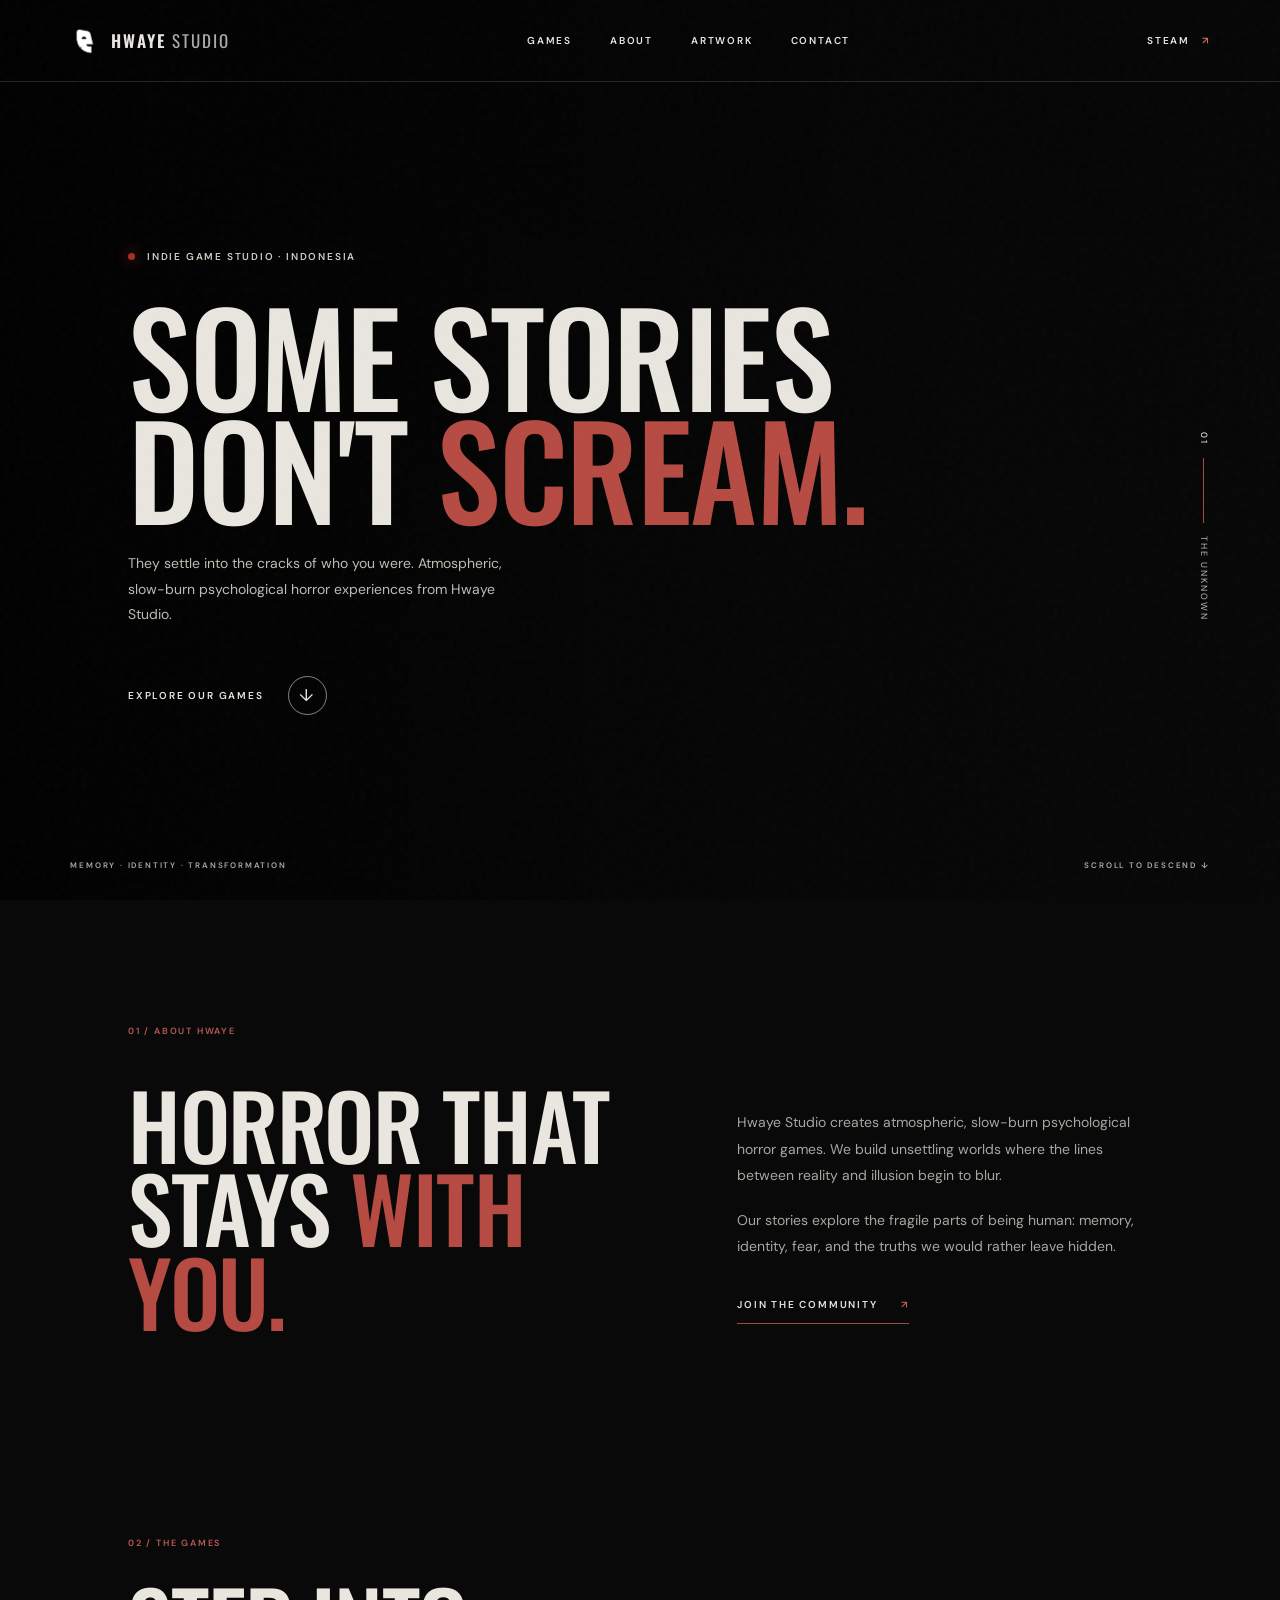
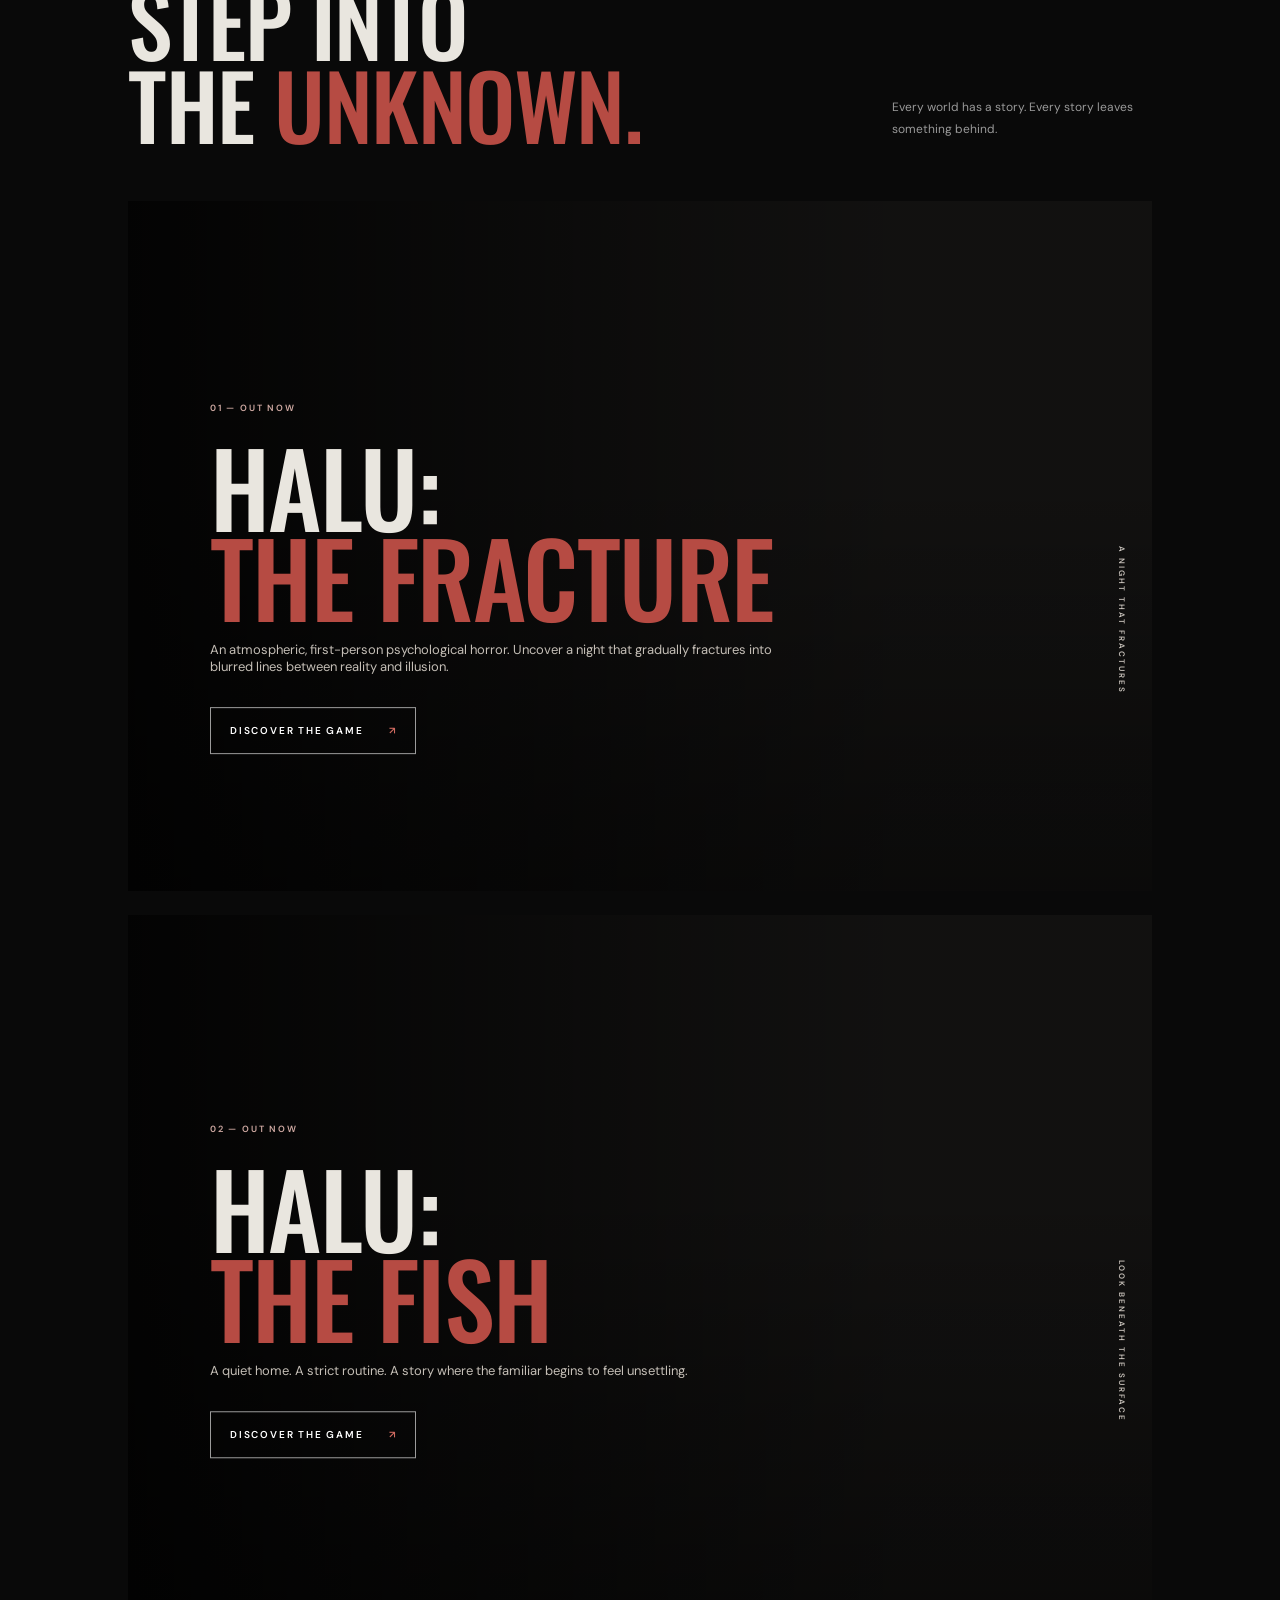
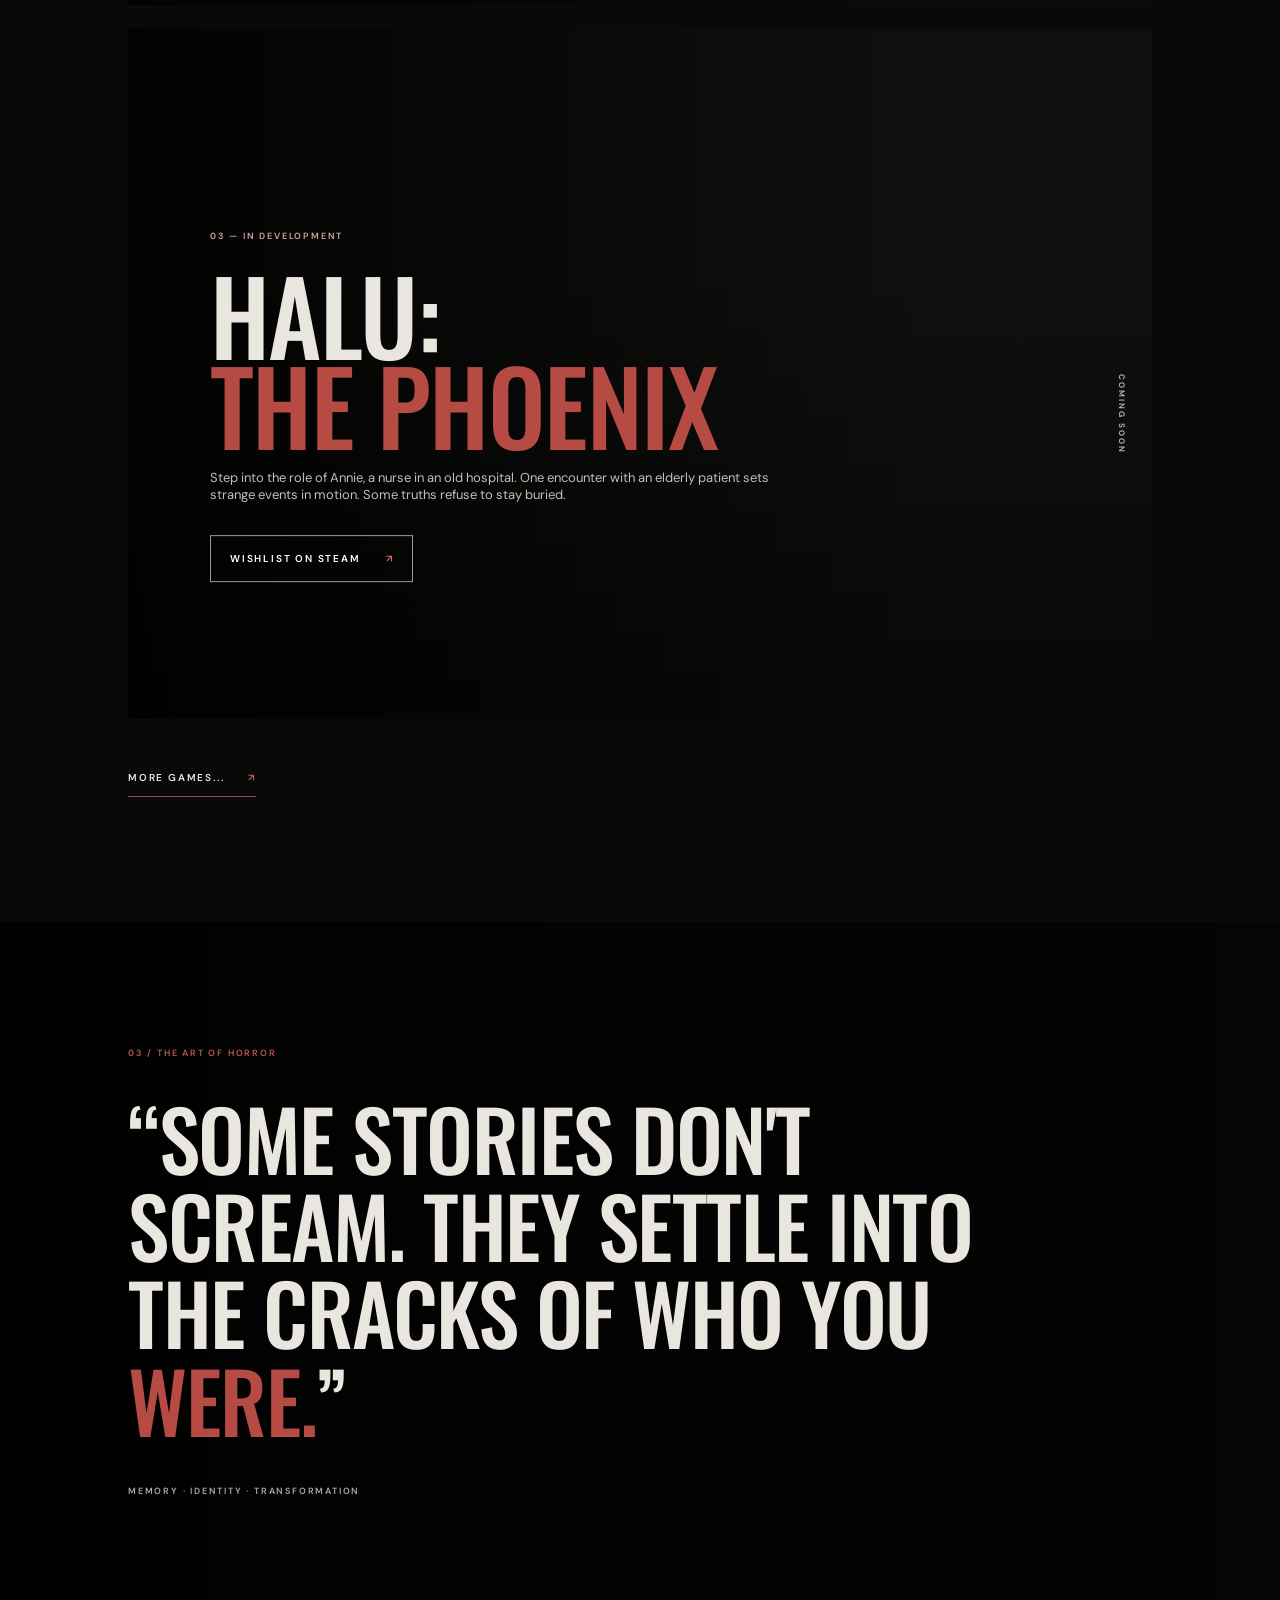
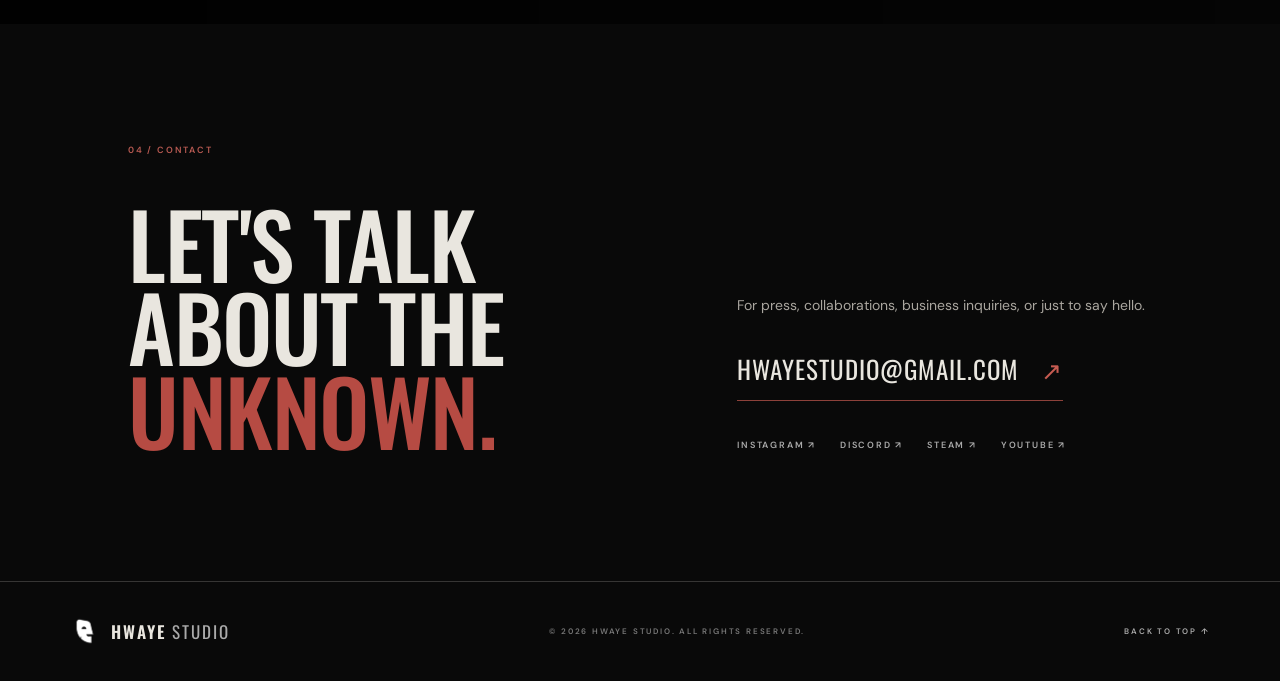
<file: index.html>
<!DOCTYPE html>
<html lang="en">
<head>
  <meta charset="UTF-8">
  <meta name="viewport" content="width=device-width, initial-scale=1.0">
  <meta name="theme-color" content="#080808">
  <meta name="description" content="Hwaye Studio creates atmospheric psychological horror games. Stories that settle into the cracks of who you were.">

  <title>Hwaye Studio | Psychological Horror Games</title>

  <!-- Website Favicon -->
  <link rel="icon" type="image/png" sizes="32x32" href="assets/logo-favicon.png">
  <link rel="icon" type="image/x-icon" href="assets/logo-favicon.png">
  <link rel="apple-touch-icon" sizes="180x180" href="assets/logo-favicon.png">

  <link rel="preconnect" href="https://fonts.googleapis.com">
  <link rel="preconnect" href="https://fonts.gstatic.com" crossorigin>
  <link href="https://fonts.googleapis.com/css2?family=DM+Sans:wght@400;500;600;700&family=Oswald:wght@400;500;600;700&display=swap" rel="stylesheet">
  <link rel="stylesheet" href="style.css">
</head>
<body>
  <div class="noise" aria-hidden="true"></div>

  <!-- Header -->
  <header class="header" id="top">
    <a class="brand" href="#top" aria-label="Hwaye Studio home"><img class="brand-mark" src="assets/logo-small.png" alt=""><span>HWAYE<span class="brand-light"> STUDIO</span></span></a>

    <button class="menu-toggle" aria-label="Toggle navigation" aria-expanded="false">
      <span></span>
      <span></span>
    </button>

    <nav class="nav" aria-label="Main navigation">
      <a href="games/">GAMES</a>
      <a href="#studio">ABOUT</a>
      <a href="#artwork">ARTWORK</a>
      <a href="#contact">CONTACT</a>
    </nav>

    <a class="header-link" href="https://store.steampowered.com/developer/hwayestudio" target="_blank" rel="noreferrer">STEAM <span>↗</span></a>
  </header>

  <main>
    <!-- Hero -->
    <section class="hero">
      <div class="hero-image"></div>
      <div class="hero-shade"></div>

      <div class="hero-content">
        <p class="eyebrow"><i></i>INDIE GAME STUDIO · INDONESIA</p>
        <h1>SOME STORIES<br>DON'T <em>SCREAM.</em></h1>
        <p class="hero-copy">They settle into the cracks of who you were. Atmospheric, slow-burn psychological horror experiences from Hwaye Studio.</p>
        <a class="round-link" href="#games"><span>EXPLORE OUR GAMES</span><b>↓</b></a>
      </div>

      <div class="hero-index">
        <span>01</span>
        <span class="index-line"></span>
        <span>THE UNKNOWN</span>
      </div>

      <div class="hero-bottom">
        <span>MEMORY · IDENTITY · TRANSFORMATION</span>
        <span>SCROLL TO DESCEND ↓</span>
      </div>
    </section>

    <!-- About -->
    <section class="intro section" id="studio">
      <div class="section-tag">01 / ABOUT HWAYE</div>

      <div class="intro-grid">
        <h2>HORROR THAT<br>STAYS <em>WITH YOU.</em></h2>

        <div class="intro-text">
          <p>Hwaye Studio creates atmospheric, slow-burn psychological horror games. We build unsettling worlds where the lines between reality and illusion begin to blur.</p>
          <p>Our stories explore the fragile parts of being human: memory, identity, fear, and the truths we would rather leave hidden.</p>
          <a class="text-link" href="https://discord.gg/NHmQ7cqmkS" target="_blank" rel="noreferrer">JOIN THE COMMUNITY <span>↗</span></a>
        </div>
      </div>
    </section>

    <!-- Games -->
    <section class="games section" id="games">
      <div class="section-heading">
        <div>
          <div class="section-tag">02 / THE GAMES</div>
          <h2>STEP INTO<br>THE <em>UNKNOWN.</em></h2>
        </div>
        <p>Every world has a story. Every story leaves something behind.</p>
      </div>

      <!-- Games are loaded dynamically from data/games.json -->
      <div id="game-list" data-limit="3" aria-live="polite">
        <p class="games-loading">LOADING GAMES...</p>
      </div>
      <a class="text-link more-games-link" href="games/">MORE GAMES... <span>↗</span></a>
    </section>

    <!-- Artwork / Manifesto -->
    <section class="manifesto section" id="artwork">
      <div class="manifesto-bg"></div>

      <div class="manifesto-content">
        <div class="section-tag">03 / THE ART OF HORROR</div>
        <p class="manifesto-quote">“SOME STORIES DON'T SCREAM. THEY SETTLE INTO THE CRACKS OF WHO YOU <em>WERE.</em>”</p>
        <span class="manifesto-caption">MEMORY · IDENTITY · TRANSFORMATION</span>
      </div>
    </section>

    <!-- Contact -->
    <section class="contact section" id="contact">
      <div class="section-tag">04 / CONTACT</div>

      <div class="contact-grid">
        <h2>LET'S TALK<br>ABOUT THE <em>UNKNOWN.</em></h2>

        <div class="contact-details">
          <p>For press, collaborations, business inquiries, or just to say hello.</p>
          <a class="email-link" href="mailto:hwayestudio@gmail.com">HWAYESTUDIO@GMAIL.COM <span>↗</span></a>

          <div class="socials">
            <a href="https://www.instagram.com/hwayestudio/" target="_blank" rel="noreferrer">INSTAGRAM ↗</a>
            <a href="https://discord.gg/NHmQ7cqmkS" target="_blank" rel="noreferrer">DISCORD ↗</a>
            <a href="https://store.steampowered.com/developer/hwayestudio" target="_blank" rel="noreferrer">STEAM ↗</a>
            <a href="https://www.youtube.com/@hwaye_ch" target="_blank" rel="noreferrer">YOUTUBE ↗</a>
          </div>
        </div>
      </div>
    </section>
  </main>

  <!-- Footer -->
  <footer class="footer">
    <a class="brand" href="#top" aria-label="Hwaye Studio home"><img class="brand-mark" src="assets/logo-small.png" alt=""><span>HWAYE<span class="brand-light"> STUDIO</span></span></a>
    <span>© <span id="year"></span> HWAYE STUDIO. ALL RIGHTS RESERVED.</span>
    <a href="#top" class="back-top">BACK TO TOP ↑</a>
  </footer>

  <script src="script.js"></script>
</body>
</html>
</file>
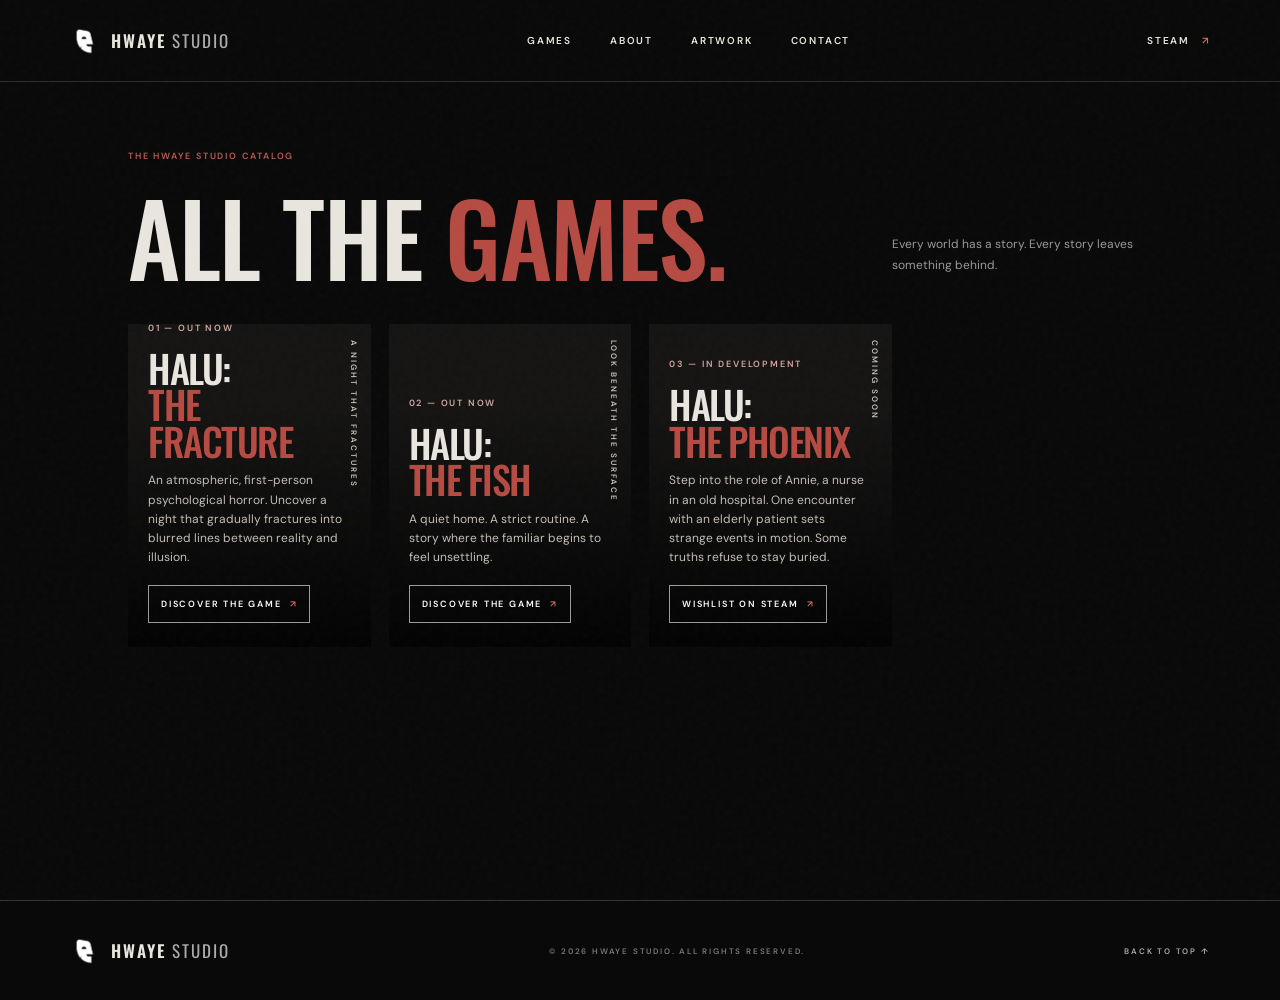
<file: games/index.html>
﻿<!DOCTYPE html>
<html lang="en">
<head>
  <meta charset="UTF-8">
  <meta name="viewport" content="width=device-width, initial-scale=1.0">
  <meta name="theme-color" content="#050505">
  <meta name="description" content="Explore games from Hwaye Studio.">
  <title>Games | Hwaye Studio</title>
  <link rel="icon" type="image/png" sizes="32x32" href="../assets/logo-favicon.png">
  <link rel="preconnect" href="https://fonts.googleapis.com">
  <link rel="preconnect" href="https://fonts.gstatic.com" crossorigin>
  <link href="https://fonts.googleapis.com/css2?family=Dancing+Script:wght@600;700&family=DM+Sans:wght@400;500;600;700&family=Oswald:wght@400;500;600;700&display=swap" rel="stylesheet">
  <link rel="stylesheet" href="../style.css">
</head>
<body>
  <div class="noise" aria-hidden="true"></div>
  <header class="header" id="top">
    <a class="brand" href="../" aria-label="Hwaye Studio home"><img class="brand-mark" src="../assets/logo-small.png" alt=""><span>HWAYE<span class="brand-light"> STUDIO</span></span></a>
    <button class="menu-toggle" aria-label="Toggle navigation" aria-expanded="false"><span></span><span></span></button>
    <nav class="nav" aria-label="Main navigation">
      <a href="./">GAMES</a>
      <a href="../#studio">ABOUT</a>
      <a href="../#artwork">ARTWORK</a>
      <a href="../#contact">CONTACT</a>
    </nav>
    <a class="header-link" href="https://store.steampowered.com/developer/hwayestudio" target="_blank" rel="noreferrer">STEAM <span>↗</span></a>
  </header>
  <main data-game-page data-catalog-src="../data/games.json">
    <section class="games-page section" id="games-catalog">
      <div class="section-heading">
        <div><div class="section-tag">THE HWAYE STUDIO CATALOG</div><h1>ALL THE <em>GAMES.</em></h1></div>
        <p>Every world has a story. Every story leaves something behind.</p>
      </div>
      <div id="game-list" class="games-grid" data-games-src="../data/games.json" aria-live="polite">
        <p class="games-loading">LOADING GAMES...</p>
      </div>
    </section>
    <div data-game-view hidden>
      <p class="games-message detail-load-error" data-detail-error hidden></p>
      <section class="detail-overview" id="about">
        <div class="detail-overview-content">
          <h1 class="detail-game-logo"><img data-game-logo alt=""></h1>
          <div class="detail-about">
            <h2>About the game</h2>
            <p data-game-about></p>
            <a class="detail-store-button" data-game-store href="#" target="_blank" rel="noopener noreferrer">Storepage</a>
          </div>
        </div>
      </section>
      <section class="detail-trailer-section" id="trailer" aria-labelledby="trailer-heading">
        <h2 id="trailer-heading">Trailer</h2>
        <div class="detail-trailer-frame" data-game-trailer>
          <p class="detail-trailer-placeholder">TRAILER COMING SOON</p>
        </div>
      </section>
      <section class="detail-screenshots-section" id="screenshots" aria-labelledby="screenshots-heading">
        <h2 id="screenshots-heading">Screenshots</h2>
        <div class="detail-screenshots-grid" data-game-screenshots aria-live="polite"></div>
      </section>
    </div>
  </main>
  <footer class="footer detail-footer">
    <a class="brand" href="../" aria-label="Hwaye Studio home"><img class="brand-mark" src="../assets/logo-small.png" alt=""><span>HWAYE<span class="brand-light"> STUDIO</span></span></a>
    <span>© <span id="year"></span> HWAYE STUDIO. ALL RIGHTS RESERVED.</span>
    <a href="#top" class="back-top">BACK TO TOP ↑</a>
  </footer>
  <dialog class="screenshot-dialog" data-screenshot-dialog aria-label="Screenshot preview">
    <button type="button" class="screenshot-close" data-screenshot-close aria-label="Close screenshot">×</button>
    <img data-screenshot-large alt="">
  </dialog>
  <script src="../script.js"></script>
  <script src="../game-detail.js"></script>
</body>
</html>
</file>
<file: style.css>
:root {
  --bg: #090909;
  --paper: #e9e6df;
  --muted: #99958e;
  --red: #a52d27;
  --line: rgba(233,230,223,.2);
}

* {
  box-sizing: border-box;
}

html {
  scroll-behavior: smooth;
}

body {
  margin: 0;
  background: var(--bg);
  color: var(--paper);
  font-family: "DM Sans",sans-serif;
  overflow-x: hidden;
}

.noise {
  position: fixed;
  inset: 0;
  z-index: 20;
  pointer-events: none;
  opacity: .045;
  background-image: url("data:image/svg+xml,%3Csvg viewBox='0 0 180 180' xmlns='http://www.w3.org/2000/svg'%3E%3Cfilter id='n'%3E%3CfeTurbulence type='fractalNoise' baseFrequency='.9' numOctaves='3' stitchTiles='stitch'/%3E%3C/filter%3E%3Crect width='100%25' height='100%25' filter='url(%23n)' opacity='.55'/%3E%3C/svg%3E");
}

.header {
  height: 82px;
  position: fixed;
  z-index: 30;
  top: 0;
  left: 0;
  width: 100%;
  display: flex;
  align-items: center;
  justify-content: space-between;
  padding: 0 5.5%;
  border-bottom: 1px solid rgba(255,255,255,.14);
  background-color: transparent;
  transition: background-color .25s ease, border-color .25s ease;
}

.header.is-scrolled {
  background-color: #090909;
  border-bottom-color: var(--line);
}

section[id] { scroll-margin-top: 90px; }

.brand {
  display: flex;
  align-items: center;
  gap: 11px;
  text-decoration: none;
  color: var(--paper);
  font-family: Oswald,sans-serif;
  font-size: 17px;
  letter-spacing: 2px;
  font-weight: 600;
}

.brand-mark {
  width: 30px;
  height: 30px;
  display: block;
  object-fit: contain;
}

.brand-light {
  font-weight: 400;
  color: #aaa;
}

.nav {
  display: flex;
  gap: 38px;
}

.nav a,.header-link,.eyebrow,.hero-bottom,.section-tag,.game-number,.game-side,.manifesto-caption,.socials,.footer,.round-link,.button-line,.text-link {
  font-size: 10px;
  letter-spacing: 1.8px;
  font-weight: 600;
}

.nav a,.header-link {
  color: var(--paper);
  text-decoration: none;
  transition: color .25s;
}

.nav a:hover,.header-link:hover,.socials a:hover {
  color: #d36b62;
}

.header-link span {
  color: #d36b62;
  margin-left: 8px;
}

.menu-toggle {
  display: none;
}

.hero {
  height: 100svh;
  min-height: 650px;
  position: relative;
  display: flex;
  align-items: center;
  padding: 100px 10% 80px;
  overflow: hidden;
}

.hero-image,.hero-shade {
  position: absolute;
  inset: 0;
}

.hero-image {
  background-image: url("https://shared.akamai.steamstatic.com/store_item_assets/steam/apps/4236810/c453079d72036a5ca3d26dc6ac8cdc0ff37a5149/ss_c453079d72036a5ca3d26dc6ac8cdc0ff37a5149.1920x1080.jpg?t=1788507905");
  background-position: center 48%;
  background-size: cover;
  filter: grayscale(65%);
  transform: scale(1.03);
  animation: slowzoom 18s ease-in-out infinite alternate;
}

.hero-shade {
  background: linear-gradient(90deg,rgba(0,0,0,.88),rgba(0,0,0,.38) 60%,rgba(0,0,0,.18)),linear-gradient(0deg,#090909 0%,transparent 35%,rgba(0,0,0,.28));
}

.hero-content {
  position: relative;
  z-index: 2;
  max-width: 850px;
  margin-top: 35px;
}

.eyebrow {
  color: #d2ccc2;
  display: flex;
  align-items: center;
  gap: 12px;
}

.eyebrow i {
  width: 7px;
  height: 7px;
  background: var(--red);
  border-radius: 50%;
  box-shadow: 0 0 14px var(--red);
}

h1,h2,h3,.manifesto-quote {
  font-family: Oswald,sans-serif;
  font-weight: 500;
  letter-spacing: -1.5px;
}

h1 {
  font-size: clamp(65px,10vw,150px);
  line-height: .88;
  margin: 35px 0 28px;
}

h1 em,h2 em,h3 em,.manifesto-quote em {
  font-style: normal;
  color: #b64b43;
}

.hero-copy {
  font-size: 14px;
  line-height: 1.8;
  color: #c0bbb3;
  max-width: 390px;
}

.round-link {
  display: inline-flex;
  align-items: center;
  gap: 24px;
  margin-top: 35px;
  text-decoration: none;
  color: var(--paper);
}

.round-link b {
  width: 39px;
  height: 39px;
  border: 1px solid rgba(255,255,255,.5);
  border-radius: 50%;
  display: grid;
  place-items: center;
  font-size: 17px;
  font-weight: 400;
  transition: .3s;
}

.round-link:hover b {
  background: var(--red);
  border-color: var(--red);
  transform: translateY(4px);
}

.hero-index {
  position: absolute;
  right: 5.5%;
  top: 48%;
  display: flex;
  align-items: center;
  gap: 13px;
  writing-mode: vertical-rl;
  color: #bbb;
  font-size: 9px;
  letter-spacing: 2px;
}

.hero-index span:first-child {
  color: #fff;
}

.index-line {
  height: 65px;
  width: 1px;
  background: #a54a43;
}

.hero-bottom {
  position: absolute;
  bottom: 30px;
  left: 5.5%;
  right: 5.5%;
  display: flex;
  justify-content: space-between;
  color: #aaa;
  font-size: 8px;
}

.section {
  padding: 125px 10%;
}

.section-tag {
  color: #b85a52;
  font-size: 9px;
}

.intro-grid {
  display: grid;
  grid-template-columns: 1.1fr .9fr;
  gap: 10%;
  align-items: end;
  margin-top: 45px;
}

h2 {
  font-size: clamp(54px,7vw,100px);
  line-height: .93;
  margin: 0;
}

.intro-text {
  max-width: 440px;
  padding-bottom: 8px;
}

.intro-text p,.contact-details p {
  font-size: 14px;
  line-height: 1.9;
  color: #aaa69f;
  margin: 0 0 18px;
}

.text-link {
  display: inline-block;
  margin-top: 20px;
  text-decoration: none;
  color: var(--paper);
  padding-bottom: 12px;
  border-bottom: 1px solid #9d4a43;
}

.text-link span {
  margin-left: 20px;
  color: #c65b51;
}

.games {
  padding-top: 80px;
}

.section-heading {
  display: flex;
  justify-content: space-between;
  align-items: end;
  margin-bottom: 55px;
}

.section-heading h2 {
  margin-top: 30px;
}

.section-heading>p {
  max-width: 260px;
  font-size: 12px;
  line-height: 1.8;
  color: #999;
  margin: 0 0 5px;
}

.game-feature {
  height: min(65vw,690px);
  min-height: 470px;
  position: relative;
  margin-bottom: 24px;
  overflow: hidden;
  background: #171615;
}

.game-phoenix .game-overlay {
  background: linear-gradient(90deg,rgba(0,0,0,.9),rgba(0,0,0,.3) 78%),linear-gradient(0deg,rgba(0,0,0,.48),transparent 65%);
}

.game-phoenix .game-number {
  color: #d6a59e;
}

.game-overlay {
  position: absolute;
  inset: 0;
}

.game-art {
  position: absolute;
  inset: 0;
  width: 100%;
  height: 100%;
  background-size: cover;
  background-position: center;
  background-repeat: no-repeat;
  transition: transform 1.2s cubic-bezier(.2,.7,.2,1);
  filter: grayscale(35%);
}

.game-feature:hover .game-art {
  transform: scale(1.045);
}

.game-overlay {
  background: linear-gradient(90deg,rgba(0,0,0,.86),rgba(0,0,0,.24) 75%),linear-gradient(0deg,rgba(0,0,0,.4),transparent 60%);
}

.game-info {
  position: absolute;
  left: 8%;
  top: 50%;
  transform: translateY(-42%);
  max-width: 580px;
}

.game-number {
  color: #d0aaa3;
  font-size: 9px;
}

.game-info h3 {
  font-size: clamp(55px,8vw,112px);
  line-height: .88;
  margin: 25px 0 20px;
}

.game-info p {
  font-size: 13px;
  color: #c4beb6;
  margin-bottom: 32px;
}

.button-line {
  display: inline-block;
  text-decoration: none;
  color: white;
  border: 1px solid rgba(255,255,255,.6);
  padding: 16px 19px;
  transition: .3s;
}

.button-line span {
  margin-left: 25px;
  color: #d16b61;
}

.button-line:hover {
  background: var(--paper);
  color: #111;
}

.game-side {
  position: absolute;
  right: 25px;
  top: 50%;
  writing-mode: vertical-rl;
  color: #c6c0b9;
  font-size: 8px;
  letter-spacing: 2px;
}

.manifesto {
  min-height: 570px;
  position: relative;
  display: flex;
  align-items: center;
  overflow: hidden;
}

.manifesto-bg {
  position: absolute;
  inset: 0;
  background: linear-gradient(90deg,rgba(0,0,0,.9),rgba(0,0,0,.48)),url("https://shared.akamai.steamstatic.com/store_item_assets/steam/apps/3893210/a4318f06a5b9c0ed6916e5f39b12b505fa499517/ss_a4318f06a5b9c0ed6916e5f39b12b505fa499517.1920x1080.jpg?t=1787728871") center/cover;
  filter: grayscale(100%);
}

.manifesto-content {
  position: relative;
  max-width: 900px;
}

.manifesto-quote {
  font-size: clamp(42px,6.5vw,88px);
  line-height: 1.05;
  margin: 35px 0;
}

.manifesto-caption {
  color: #aaa;
  font-size: 9px;
}

.contact {
  padding-top: 120px;
  padding-bottom: 130px;
}

.contact-grid {
  display: grid;
  grid-template-columns: 1.1fr .9fr;
  gap: 10%;
  align-items: end;
  margin-top: 45px;
}

.contact-details {
  max-width: 440px;
}

.email-link {
  display: inline-block;
  color: var(--paper);
  font-family: Oswald,sans-serif;
  font-size: clamp(17px,2vw,25px);
  letter-spacing: 1px;
  text-decoration: none;
  border-bottom: 1px solid #8d413a;
  padding: 13px 0;
}

.email-link span {
  color: #c65b51;
  margin-left: 15px;
}

.socials {
  display: flex;
  gap: 24px;
  flex-wrap: wrap;
  margin-top: 38px;
}

.socials a {
  color: #aaa;
  text-decoration: none;
  font-size: 9px;
  transition: .2s;
}

.footer {
  min-height: 100px;
  border-top: 1px solid var(--line);
  padding: 25px 5.5%;
  display: flex;
  align-items: center;
  justify-content: space-between;
  color: #777;
  font-size: 8px;
}

.footer .brand {
  color: var(--paper);
}

.back-top {
  color: #aaa;
  text-decoration: none;
}

.back-top:hover {
  color: #fff;
}

@keyframes slowzoom {
  from {
    transform: scale(1.03);
  }

  to {
    transform: scale(1.12);
  }
}

@media (max-width:760px) {
  .header {
    height: 70px;
    padding: 0 6%;
  }

  .nav {
    display: none;
    position: absolute;
    top: 70px;
    left: 0;
    right: 0;
    background: #0c0c0c;
    padding: 25px 7%;
    flex-direction: column;
    gap: 23px;
    border-bottom: 1px solid var(--line);
  }

  .nav.open {
    display: flex;
  }

  .header-link {
    margin-left: auto;
    margin-right: 22px;
  }

  .menu-toggle {
    display: flex;
    background: none;
    border: 0;
    width: 28px;
    height: 24px;
    flex-direction: column;
    justify-content: center;
    gap: 6px;
    order: 3;
    padding: 0;
  }

  .menu-toggle span {
    height: 1px;
    background: #eee;
    width: 100%;
  }

  .hero {
    min-height: 680px;
    padding: 100px 7% 80px;
  }

  .hero-content {
    margin-top: 0;
  }

  h1 {
    font-size: clamp(58px,15vw,100px);
  }

  .hero-index {
    right: 5%;
    font-size: 7px;
  }

  .hero-bottom {
    left: 7%;
    right: 7%;
    font-size: 7px;
  }

  .section {
    padding: 85px 7%;
  }

  .intro-grid,.contact-grid {
    grid-template-columns: 1fr;
    gap: 35px;
    margin-top: 35px;
  }

  .intro-text {
    max-width: 560px;
  }

  .section-heading {
    display: block;
  }

  .section-heading>p {
    margin-top: 25px;
  }

  .game-feature {
    min-height: 530px;
    height: 145vw;
    max-height: 650px;
  }

  .game-info {
    left: 7%;
    right: 7%;
    top: auto;
    bottom: 9%;
    transform: none;
  }

  .game-info h3 {
    font-size: clamp(54px,13vw,85px);
  }

  .game-side {
    right: 12px;
  }

  .manifesto {
    min-height: 490px;
  }

  .manifesto-quote {
    font-size: clamp(40px,11vw,68px);
  }

  .footer {
    padding: 25px 7%;
    gap: 20px;
    flex-wrap: wrap;
  }

  .footer>span {
    order: 3;
    width: 100%;
  }
}

@media (prefers-reduced-motion:reduce) {
  html {
    scroll-behavior: auto;
  }

  *,*::before,*::after {
    animation-duration: .01ms !important;
    transition-duration: .01ms !important;
  }
}

.reveal {
  opacity: 0;
  transform: translateY(24px);
  transition: opacity .8s ease,transform .8s ease;
}

.reveal.is-visible {
  opacity: 1;
  transform: translateY(0);
}
/* Dynamic games loading and fallback states */
.games-loading,
.games-message {
  color: #99958e;
  font-size: 10px;
  letter-spacing: 1.8px;
  padding: 30px 0;
}

/* Dedicated games catalog */
.games-page {
  min-height: 100vh;
  padding-top: 150px;
}

.games-page .section-heading { align-items: end; margin-bottom: 42px; }
.games-page .section-heading h1 { font-size: clamp(56px, 8vw, 100px); line-height: .92; margin: 28px 0 0; }
.games-grid { display: grid; grid-template-columns: repeat(4, minmax(0, 1fr)); gap: 18px; }
.games-grid .game-feature { min-width: 0; height: auto; min-height: 0; aspect-ratio: 3 / 4; margin: 0; }
.games-grid .game-overlay { background: linear-gradient(0deg,rgba(0,0,0,.88),rgba(0,0,0,.08) 76%); }
.games-grid .game-info { left: 20px; right: 20px; top: auto; bottom: 24px; transform: none; max-width: none; }
.games-grid .game-info h3 { font-size: clamp(30px, 3vw, 48px); line-height: .95; margin: 14px 0 12px; }
.games-grid .game-info p { font-size: 12px; line-height: 1.6; margin-bottom: 18px; }
.games-grid .button-line { font-size: 9px; padding: 12px; }
.games-grid .button-line span { margin-left: 8px; }
.games-grid .game-side { right: 12px; top: 16px; }
.games-page .footer { margin-top: 60px; }
.more-games-link { margin-top: 28px; }

/* Minimal game detail pages */
.game-detail-page { background: #050505; }
.detail-overview { position: relative; min-height: max(720px, min(82svh, 790px)); display: flex; justify-content: center; overflow: hidden; padding: clamp(130px, 14vh, 165px) 6% 48px; isolation: isolate; background-color: #050505; background-size: cover; background-position: center; }
.detail-overview::after { content: ""; position: absolute; z-index: -1; inset: 0; background: linear-gradient(180deg,rgba(0,0,0,.44) 0%,rgba(0,0,0,.58) 42%,#050505 78%,#050505 100%); }
.detail-overview-content { width: min(100%, 1250px); text-align: center; }
.detail-game-logo { width: min(92vw, 1150px); height: clamp(170px, 22vw, 300px); margin: 0 auto; }
.detail-game-logo img { display: block; width: 100%; height: 100%; object-fit: contain; filter: drop-shadow(0 2px 25px rgba(0,0,0,.75)); }
.detail-about { margin: clamp(80px, 14vh, 145px) auto 0; }
.detail-about h2 { margin: 0 0 26px; color: #f3c63e; font-family: "Dancing Script", cursive; font-size: clamp(36px, 4vw, 52px); font-weight: 700; letter-spacing: 0; }
.detail-about p { max-width: 1000px; margin: 0 auto; color: #e8e5e2; font-size: clamp(14px, 1.2vw, 17px); line-height: 1.75; text-shadow: 0 2px 12px #000; }
.detail-store-button { min-width: 285px; min-height: 54px; display: inline-flex; align-items: center; justify-content: center; margin-top: 38px; padding: 13px 30px; border: 2px solid #c9c5d0; border-radius: 999px; color: #fff; font-size: 15px; font-weight: 700; letter-spacing: .3px; text-decoration: none; transition: background .2s, color .2s, border-color .2s; }
.detail-store-button:hover { border-color: #f3c63e; background: #f3c63e; color: #080808; }
.detail-store-button[aria-disabled="true"] { opacity: .62; pointer-events: none; }
.detail-load-error { position: absolute; z-index: 2; inset: 20px 0 auto; color: #fff; text-align: center; }
.detail-trailer-section { padding: 20px 6% 30px; background: #050505; text-align: center; }
.detail-trailer-section h2 { margin: 0 0 30px; color: #f3c63e; font-family: "Dancing Script", cursive; font-size: clamp(36px, 4vw, 52px); font-weight: 700; letter-spacing: 0; }
.detail-trailer-frame { position: relative; width: min(100%, 1300px); aspect-ratio: 16 / 9; margin: 0 auto; overflow: hidden; border-radius: 8px; background: #111; }
.detail-trailer-frame iframe { display: block; width: 100%; height: 100%; border: 0; }
.detail-trailer-placeholder { height: 100%; display: grid; place-items: center; color: #99958e; font-size: 10px; letter-spacing: 1.8px; }
.detail-screenshots-section { padding: 30px 8% 70px; background: #050505; text-align: center; }
.detail-screenshots-section h2 { margin: 0 0 32px; color: #f3c63e; font-family: "Dancing Script", cursive; font-size: clamp(38px, 4vw, 56px); font-weight: 700; letter-spacing: 0; }
.detail-screenshots-grid { display: grid; grid-template-columns: repeat(3, minmax(0, 1fr)); gap: 18px; width: min(100%, 1450px); margin: 0 auto; }
.detail-screenshot { display: block; padding: 0; overflow: hidden; border: 0; border-radius: 9px; background: #111; cursor: zoom-in; }
.detail-screenshot img { display: block; width: 100%; aspect-ratio: 16 / 9; object-fit: cover; transition: transform .35s, filter .35s; filter: brightness(.82); }
.detail-screenshot:hover img { transform: scale(1.035); filter: brightness(1); }
.screenshot-dialog { position: fixed; inset: 0; z-index: 100; width: min(94vw, 1600px); max-width: none; max-height: 92vh; margin: auto; padding: 44px 12px 12px; overflow: visible; border: 1px solid rgba(255,255,255,.18); border-radius: 8px; background: #080808; }
.screenshot-dialog::backdrop { background: rgba(0,0,0,.9); }
.screenshot-dialog img { display: block; width: 100%; max-height: calc(92vh - 56px); object-fit: contain; }
.screenshot-close { position: absolute; top: 5px; right: 12px; width: 38px; height: 38px; border: 0; background: transparent; color: #fff; font-size: 32px; line-height: 1; cursor: pointer; }
.detail-footer { position: relative; }
@media (min-width: 1100px) {
  .detail-trailer-section { padding-top: 58px; padding-bottom: 78px; }
  .detail-screenshots-section { padding-top: 82px; padding-bottom: 108px; }
}
@media (max-width: 760px) {
  .detail-overview { min-height: max(660px, 82svh); padding: 118px 7% 40px; }
  .detail-about { margin-top: clamp(75px, 13vh, 110px); }
  .detail-about h2 { margin-bottom: 20px; }
  .detail-store-button { margin-top: 30px; min-width: 245px; }
  .detail-trailer-section { padding: 16px 5% 22px; }
  .detail-trailer-section h2 { margin-bottom: 22px; }
  .detail-screenshots-section { padding: 22px 7% 52px; }
  .detail-screenshots-grid { grid-template-columns: repeat(2, minmax(0, 1fr)); gap: 11px; }
}

@media (max-width: 480px) {
  .detail-screenshots-grid { grid-template-columns: 1fr; }
}
@media (max-width: 1050px) {
  .games-grid { grid-template-columns: repeat(3, minmax(0, 1fr)); }
}

@media (max-width: 760px) {
  .games-page { padding-top: 115px; }
  .games-grid { grid-template-columns: repeat(2, minmax(0, 1fr)); gap: 12px; }
  .games-grid .game-info { left: 14px; right: 14px; bottom: 16px; }
  .games-grid .game-info h3 { font-size: clamp(25px, 7vw, 42px); }
  .games-grid .game-info p { font-size: 11px; }
  .games-grid .button-line { font-size: 8px; padding: 10px 8px; }
}

@media (max-width: 420px) {
  .games-grid { grid-template-columns: 1fr; }
  .games-grid .game-feature { aspect-ratio: 4 / 3; }
  .games-grid .game-info h3 { font-size: 42px; }
}
</file>
